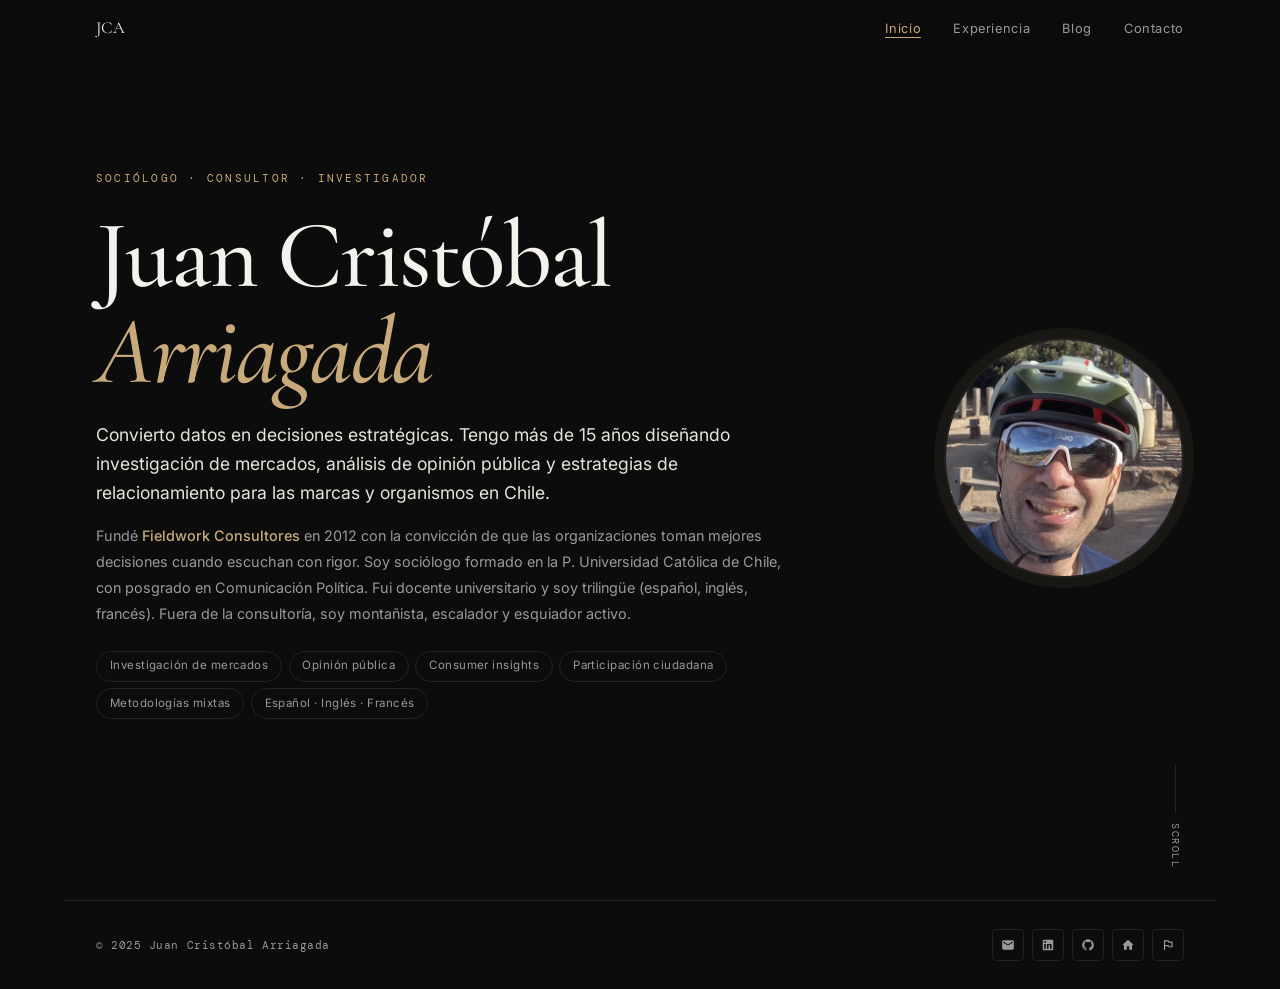
<file: index.html>
<!DOCTYPE html>
<html lang="es">
<head>
  <meta charset="UTF-8" />
  <meta name="viewport" content="width=device-width, initial-scale=1.0" />
  <link rel="preconnect" href="https://fonts.googleapis.com" />
  <link rel="preconnect" href="https://fonts.gstatic.com" crossorigin />
  <link href="https://fonts.googleapis.com/css2?family=Cormorant+Garamond:ital,wght@0,400;0,500;0,600;1,400;1,500&family=Inter:wght@300;400;500;600&family=DM+Mono:wght@400;500&display=swap" rel="stylesheet" />
  <link rel="stylesheet" href="style.css" />
  <title>Juan Cristóbal Arriagada — Consultor Estratégico</title>
  <meta name="description" content="Sociólogo y consultor estratégico especializado en investigación de mercados, opinión pública y comportamiento del consumidor. Santiago, Chile." />
  <style>
    #hero {
      min-height: 100svh;
      padding: 5rem var(--gap) 4rem;
      max-width: var(--max);
      margin: 0 auto;
      display: flex;
      flex-direction: column;
      justify-content: center;
      position: relative;
    }
    .hero-grid {
      display: grid;
      grid-template-columns: 1fr 240px;
      gap: 4rem;
      align-items: center;
    }
    .hero-content { display: flex; flex-direction: column; }
    .hero-label {
      font-family: var(--font-mono);
      font-size: 0.7rem;
      letter-spacing: 0.2em;
      text-transform: uppercase;
      color: var(--accent);
      margin-bottom: 1.25rem;
    }
    .hero-name {
      font-family: var(--font-display);
      font-size: clamp(3rem, 7.5vw, 6.5rem);
      font-weight: 500;
      line-height: 1.0;
      color: var(--white);
      letter-spacing: -0.02em;
      margin-bottom: 1.25rem;
    }
    .hero-name em { font-style: italic; color: var(--accent); }
    .hero-lead {
      font-size: clamp(1rem, 1.8vw, 1.1rem);
      color: var(--text);
      line-height: 1.65;
      max-width: 44rem;
      margin-bottom: 1rem;
    }
    .hero-about {
      font-size: 0.9rem;
      color: var(--muted);
      line-height: 1.8;
      max-width: 44rem;
      margin-bottom: 1.5rem;
    }
    .hero-about strong { color: var(--accent); font-weight: 500; }
    .hero-tags {
      display: flex;
      flex-wrap: wrap;
      gap: 0.4rem;
      margin-bottom: 1.75rem;
    }
    .hero-ctas { display: flex; gap: 1rem; flex-wrap: wrap; }
    .hero-photo-wrap {
      width: 240px;
      height: 240px;
      border-radius: 50%;
      overflow: hidden;
      border: 2px solid var(--border);
      box-shadow: 0 0 0 10px rgba(200,169,122,0.07);
      flex-shrink: 0;
      transition: box-shadow 0.3s;
    }
    .hero-photo-wrap:hover { box-shadow: 0 0 0 12px rgba(200,169,122,0.14); }
    .hero-photo { width: 100%; height: 100%; object-fit: cover; object-position: center top; filter: grayscale(10%); }
    .hero-scroll {
      position: absolute;
      bottom: 2rem; right: var(--gap);
      font-family: var(--font-mono);
      font-size: 0.65rem;
      letter-spacing: 0.15em;
      text-transform: uppercase;
      color: var(--muted);
      writing-mode: vertical-rl;
      display: flex;
      align-items: center;
      gap: 0.6rem;
    }
    .hero-scroll::before {
      content: '';
      display: block;
      width: 1px;
      height: 3rem;
      background: var(--border);
    }
    @media (max-width: 768px) {
      .hero-grid { grid-template-columns: 1fr; gap: 2rem; }
      .hero-photo-wrap { width: 130px; height: 130px; margin: 0 auto; order: -1; }
      .hero-scroll { display: none; }
    }
  </style>
</head>
<body>
  <nav id="nav">
    <div class="nav-inner">
      <a class="nav-logo" href="index.html">JCA</a>
      <ul class="nav-links" id="nav-links">
        <li><a href="index.html" class="active">Inicio</a></li>
        <li><a href="experiencia.html" >Experiencia</a></li>
        <li><a href="blog.html" >Blog</a></li>
        <li><a href="contacto.html" >Contacto</a></li>
      </ul>
      <button class="burger" id="burger" aria-label="Menú">
        <span></span><span></span><span></span>
      </button>
    </div>
  </nav>
  <!-- HERO -->
  <main id="hero">
    <div class="hero-grid">
      <div class="hero-content">
        <p class="hero-label">Sociólogo · Consultor · Investigador</p>
        <h1 class="hero-name">Juan Cristóbal<br/><em>Arriagada</em></h1>
        <p class="hero-lead">
          Convierto datos en decisiones estratégicas. Tengo más de 15 años diseñando
          investigación de mercados, análisis de opinión pública y estrategias
          de relacionamiento para las marcas y organismos en Chile.
        </p>
        <p class="hero-about">
          Fundé <strong>Fieldwork Consultores</strong> en 2012 con la convicción de que las organizaciones
          toman mejores decisiones cuando escuchan con rigor. Soy sociólogo formado en la P. Universidad Católica de Chile,
          con posgrado en Comunicación Política. Fui docente universitario y soy trilingüe
          (español, inglés, francés). Fuera de la consultoría, soy montañista, escalador
          y esquiador activo.
        </p>
        <div class="hero-tags">
          <span class="tag">Investigación de mercados</span>
          <span class="tag">Opinión pública</span>
          <span class="tag">Consumer insights</span>
          <span class="tag">Participación ciudadana</span>
          <span class="tag">Metodologías mixtas</span>
          <span class="tag">Español · Inglés · Francés</span>
        </div>
      </div>
      <div class="hero-photo-wrap">
        <img class="hero-photo" src="[data-uri]" alt="Juan Cristóbal Arriagada" />
      </div>
    </div>
    <span class="hero-scroll">Scroll</span>
  </main>
  <footer>
    <span>© 2025 Juan Cristóbal Arriagada</span>
    <div class="footer-social">
      <!-- Email -->
      <a class="footer-icon" href="mailto:jcarriag@uc.cl" title="Email">
        <svg viewBox="0 0 24 24" xmlns="http://www.w3.org/2000/svg"><path d="M20 4H4a2 2 0 0 0-2 2v12a2 2 0 0 0 2 2h16a2 2 0 0 0 2-2V6a2 2 0 0 0-2-2zm0 4-8 5-8-5V6l8 5 8-5v2z"/></svg>
      </a>
      <!-- LinkedIn -->
      <a class="footer-icon" href="https://linkedin.com/in/jcarriagada/" target="_blank" rel="noopener" title="LinkedIn">
        <svg viewBox="0 0 24 24" xmlns="http://www.w3.org/2000/svg"><path d="M19 3A2 2 0 0 1 21 5V19A2 2 0 0 1 19 21H5A2 2 0 0 1 3 19V5A2 2 0 0 1 5 3H19M18.5 18.5V13.2A3.26 3.26 0 0 0 15.24 9.94C14.39 9.94 13.4 10.46 12.92 11.24V10.13H10.13V18.5H12.92V13.57C12.92 12.8 13.54 12.17 14.31 12.17A1.4 1.4 0 0 1 15.71 13.57V18.5H18.5M6.88 8.56A1.68 1.68 0 0 0 8.56 6.88C8.56 5.95 7.81 5.19 6.88 5.19A1.69 1.69 0 0 0 5.19 6.88C5.19 7.81 5.95 8.56 6.88 8.56M8.27 18.5V10.13H5.5V18.5H8.27Z"/></svg>
      </a>
      <!-- GitHub -->
      <a class="footer-icon" href="https://github.com/jcarriag81" target="_blank" rel="noopener" title="GitHub">
        <svg viewBox="0 0 24 24" xmlns="http://www.w3.org/2000/svg"><path d="M12 2A10 10 0 0 0 2 12c0 4.42 2.87 8.17 6.84 9.5.5.08.66-.23.66-.5v-1.69c-2.77.6-3.36-1.34-3.36-1.34-.46-1.16-1.11-1.47-1.11-1.47-.91-.62.07-.6.07-.6 1 .07 1.53 1.03 1.53 1.03.87 1.52 2.34 1.07 2.91.83.09-.65.35-1.09.63-1.34-2.22-.25-4.55-1.11-4.55-4.92 0-1.11.38-2 1.03-2.71-.1-.25-.45-1.29.1-2.64 0 0 .84-.27 2.75 1.02.79-.22 1.65-.33 2.5-.33.85 0 1.71.11 2.5.33 1.91-1.29 2.75-1.02 2.75-1.02.55 1.35.2 2.39.1 2.64.65.71 1.03 1.6 1.03 2.71 0 3.82-2.34 4.66-4.57 4.91.36.31.69.92.69 1.85V21c0 .27.16.59.67.5C19.14 20.16 22 16.42 22 12A10 10 0 0 0 12 2z"/></svg>
      </a>
      <!-- Fieldwork -->
      <a class="footer-icon" href="https://fieldwork.cl" target="_blank" rel="noopener" title="Fieldwork Consultores">
        <svg viewBox="0 0 24 24" xmlns="http://www.w3.org/2000/svg"><path d="M10 20v-6h4v6h5v-8h3L12 3 2 12h3v8z"/></svg>
      </a>
      <!-- Andeshandbook -->
      <a class="footer-icon" href="https://andeshandbook.org" target="_blank" rel="noopener" title="Andeshandbook">
        <svg viewBox="0 0 24 24" xmlns="http://www.w3.org/2000/svg"><path d="M14 6l-1-2H5v17h2v-7h5l1 2h7V6h-6zm4 8h-4l-1-2H7V6h5l1 2h5v6z"/></svg>
      </a>
    </div>
  </footer>
  <script>
    const nav = document.getElementById('nav');
    window.addEventListener('scroll', () => {
      nav.classList.toggle('scrolled', window.scrollY > 20);
    });
    const burger = document.getElementById('burger');
    const navLinks = document.getElementById('nav-links');
    burger.addEventListener('click', () => navLinks.classList.toggle('open'));
    navLinks.querySelectorAll('a').forEach(l => l.addEventListener('click', () => navLinks.classList.remove('open')));
    const observer = new IntersectionObserver((entries) => {
      entries.forEach(e => { if (e.isIntersecting) { e.target.classList.add('visible'); observer.unobserve(e.target); } });
    }, { threshold: 0.08, rootMargin: '0px 0px -30px 0px' });
    document.querySelectorAll('.reveal').forEach(el => observer.observe(el));
    document.querySelectorAll('.stagger .reveal').forEach((el, i) => { el.style.transitionDelay = i * 70 + 'ms'; });
  </script>
</body>
</html>
</file>
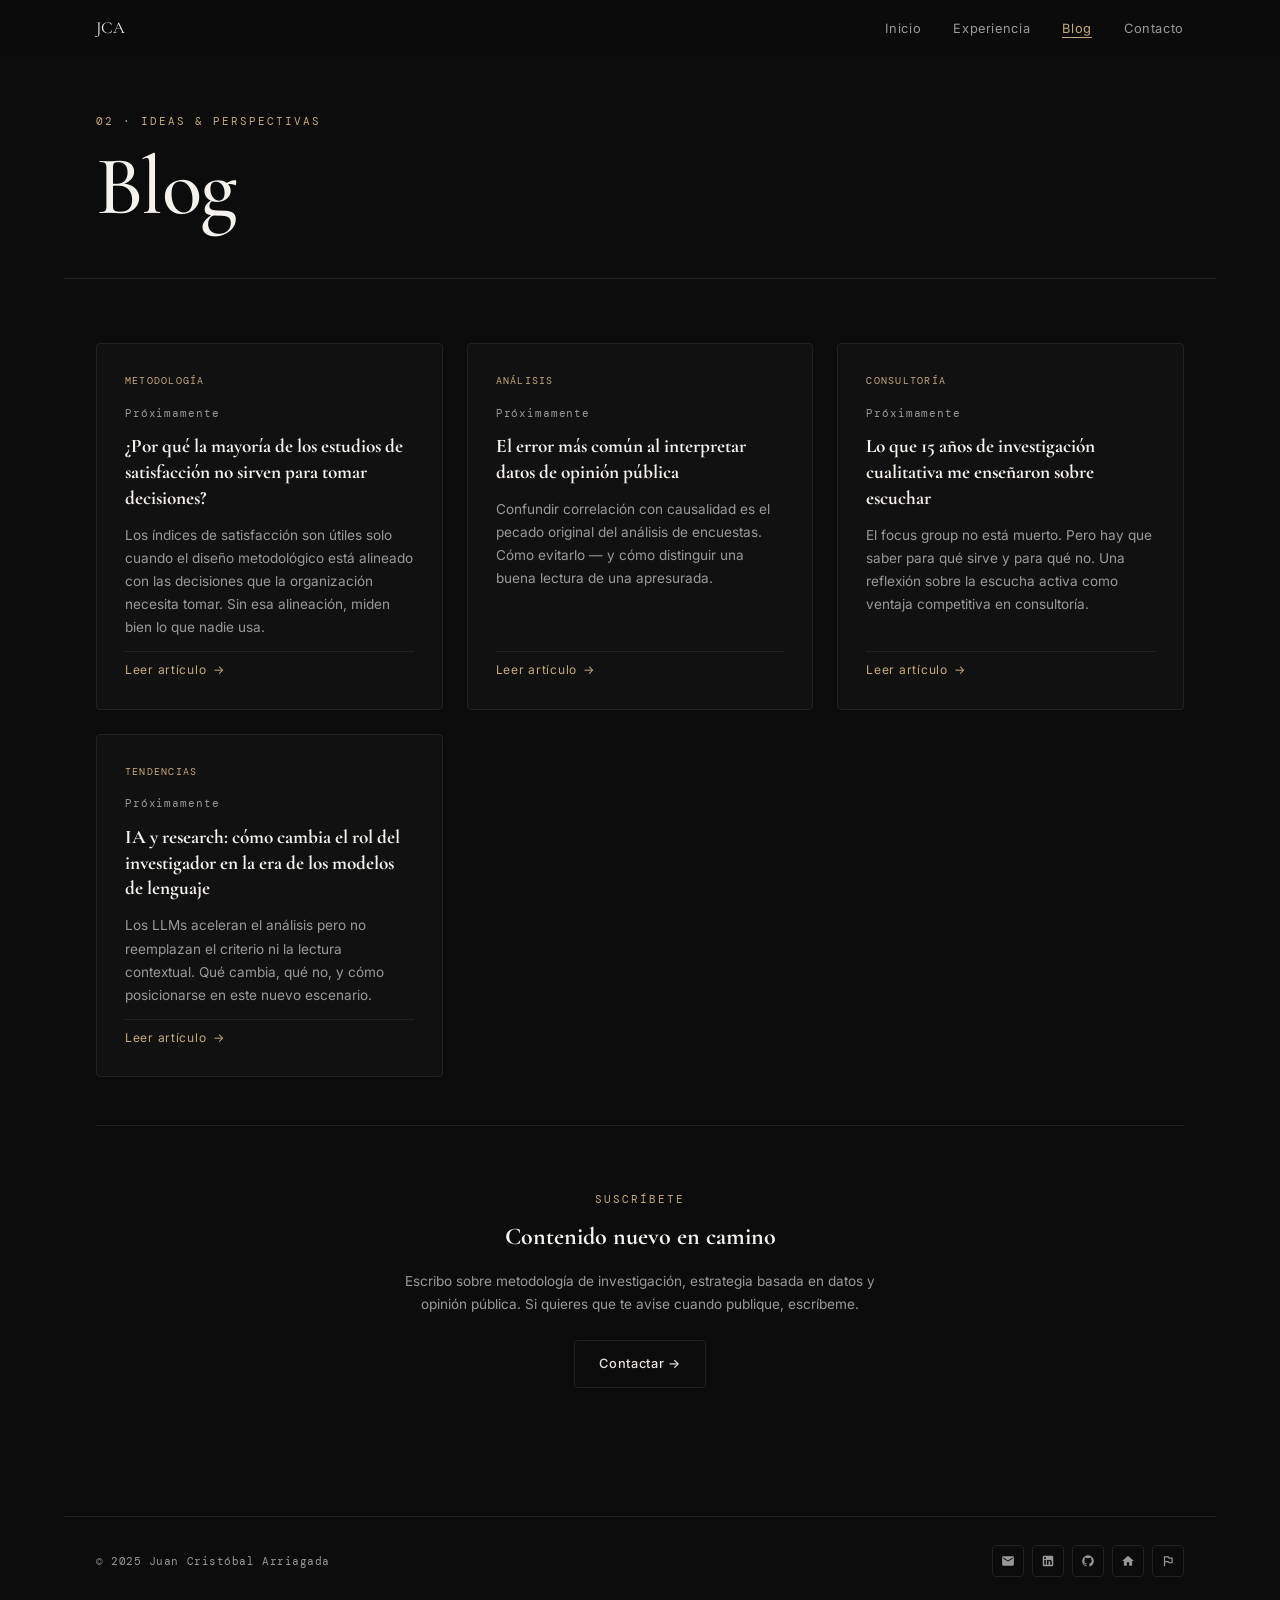
<file: blog.html>
<!DOCTYPE html>
<html lang="es">
<head>
  <meta charset="UTF-8" />
  <meta name="viewport" content="width=device-width, initial-scale=1.0" />
  <link rel="preconnect" href="https://fonts.googleapis.com" />
  <link rel="preconnect" href="https://fonts.gstatic.com" crossorigin />
  <link href="https://fonts.googleapis.com/css2?family=Cormorant+Garamond:ital,wght@0,400;0,500;0,600;1,400;1,500&family=Inter:wght@300;400;500;600&family=DM+Mono:wght@400;500&display=swap" rel="stylesheet" />
  <link rel="stylesheet" href="style.css" />
  <title>Blog — Juan Cristóbal Arriagada</title>
  <meta name="description" content="Ideas y perspectivas sobre investigación de mercados, metodología y estrategia basada en datos." />
  <style>
    .page-section { padding: 4rem 0 6rem; }
    .blog-grid {
      display: grid;
      grid-template-columns: repeat(auto-fill, minmax(20rem, 1fr));
      gap: 1.5rem;
    }
    .blog-card {
      background: var(--bg-1);
      border: 1px solid var(--border);
      border-radius: var(--r);
      padding: 1.75rem;
      display: flex;
      flex-direction: column;
      gap: 0.75rem;
      transition: border-color 0.2s, transform 0.25s var(--ease);
    }
    .blog-card:hover { border-color: var(--accent-dim); transform: translateY(-4px); }
    .blog-date {
      font-family: var(--font-mono);
      font-size: 0.68rem;
      color: var(--muted);
      letter-spacing: 0.08em;
    }
    .blog-category {
      display: inline-block;
      font-family: var(--font-mono);
      font-size: 0.65rem;
      letter-spacing: 0.12em;
      text-transform: uppercase;
      color: var(--accent);
      margin-bottom: 0.1rem;
    }
    .blog-title {
      font-family: var(--font-display);
      font-size: 1.2rem;
      color: var(--white);
      line-height: 1.35;
    }
    .blog-excerpt { font-size: 0.85rem; color: var(--muted); line-height: 1.7; flex: 1; }
    .blog-link {
      font-size: 0.75rem;
      color: var(--accent);
      letter-spacing: 0.06em;
      display: flex;
      align-items: center;
      gap: 0.4rem;
      margin-top: auto;
      padding-top: 0.5rem;
      border-top: 1px solid var(--border);
      transition: gap 0.2s;
    }
    .blog-card:hover .blog-link { gap: 0.75rem; }
    .blog-coming {
      padding: 4rem 0 2rem;
      text-align: center;
      border-top: 1px solid var(--border);
      margin-top: 3rem;
    }
    .blog-coming p {
      font-size: 0.85rem;
      color: var(--muted);
      max-width: 32rem;
      margin: 0.75rem auto 0;
      line-height: 1.7;
    }
    .coming-label {
      font-family: var(--font-mono);
      font-size: 0.7rem;
      letter-spacing: 0.18em;
      text-transform: uppercase;
      color: var(--accent);
      display: block;
      margin-bottom: 0.5rem;
    }
  </style>
</head>
<body>
  <nav id="nav">
    <div class="nav-inner">
      <a class="nav-logo" href="index.html">JCA</a>
      <ul class="nav-links" id="nav-links">
        <li><a href="index.html" >Inicio</a></li>
        <li><a href="experiencia.html" >Experiencia</a></li>
        <li><a href="blog.html" class="active">Blog</a></li>
        <li><a href="contacto.html" >Contacto</a></li>
      </ul>
      <button class="burger" id="burger" aria-label="Menú">
        <span></span><span></span><span></span>
      </button>
    </div>
  </nav>
  <main>
    <div class="page-header reveal">
      <span class="eyebrow">02 · Ideas &amp; perspectivas</span>
      <h1 class="page-title">Blog</h1>
    </div>

    <div class="page-section">
      <div class="container">
        <div class="blog-grid stagger">

          <article class="blog-card reveal">
            <span class="blog-category">Metodología</span>
            <p class="blog-date">Próximamente</p>
            <h2 class="blog-title">¿Por qué la mayoría de los estudios de satisfacción no sirven para tomar decisiones?</h2>
            <p class="blog-excerpt">Los índices de satisfacción son útiles solo cuando el diseño metodológico está alineado con las decisiones que la organización necesita tomar. Sin esa alineación, miden bien lo que nadie usa.</p>
            <span class="blog-link">Leer artículo <span>→</span></span>
          </article>

          <article class="blog-card reveal">
            <span class="blog-category">Análisis</span>
            <p class="blog-date">Próximamente</p>
            <h2 class="blog-title">El error más común al interpretar datos de opinión pública</h2>
            <p class="blog-excerpt">Confundir correlación con causalidad es el pecado original del análisis de encuestas. Cómo evitarlo — y cómo distinguir una buena lectura de una apresurada.</p>
            <span class="blog-link">Leer artículo <span>→</span></span>
          </article>

          <article class="blog-card reveal">
            <span class="blog-category">Consultoría</span>
            <p class="blog-date">Próximamente</p>
            <h2 class="blog-title">Lo que 15 años de investigación cualitativa me enseñaron sobre escuchar</h2>
            <p class="blog-excerpt">El focus group no está muerto. Pero hay que saber para qué sirve y para qué no. Una reflexión sobre la escucha activa como ventaja competitiva en consultoría.</p>
            <span class="blog-link">Leer artículo <span>→</span></span>
          </article>

          <article class="blog-card reveal">
            <span class="blog-category">Tendencias</span>
            <p class="blog-date">Próximamente</p>
            <h2 class="blog-title">IA y research: cómo cambia el rol del investigador en la era de los modelos de lenguaje</h2>
            <p class="blog-excerpt">Los LLMs aceleran el análisis pero no reemplazan el criterio ni la lectura contextual. Qué cambia, qué no, y cómo posicionarse en este nuevo escenario.</p>
            <span class="blog-link">Leer artículo <span>→</span></span>
          </article>

        </div>

        <div class="blog-coming reveal">
          <span class="coming-label">Suscríbete</span>
          <h3 style="font-family: var(--font-display); font-size: 1.5rem; color: var(--white);">Contenido nuevo en camino</h3>
          <p>Escribo sobre metodología de investigación, estrategia basada en datos y opinión pública. Si quieres que te avise cuando publique, escríbeme.</p>
          <a href="contacto.html" class="btn btn-ghost" style="margin-top: 1.5rem; display: inline-flex;">Contactar →</a>
        </div>
      </div>
    </div>
  </main>
  <footer>
    <span>© 2025 Juan Cristóbal Arriagada</span>
    <div class="footer-social">
      <!-- Email -->
      <a class="footer-icon" href="mailto:jcarriag@uc.cl" title="Email">
        <svg viewBox="0 0 24 24" xmlns="http://www.w3.org/2000/svg"><path d="M20 4H4a2 2 0 0 0-2 2v12a2 2 0 0 0 2 2h16a2 2 0 0 0 2-2V6a2 2 0 0 0-2-2zm0 4-8 5-8-5V6l8 5 8-5v2z"/></svg>
      </a>
      <!-- LinkedIn -->
      <a class="footer-icon" href="https://linkedin.com/in/jcarriagada/" target="_blank" rel="noopener" title="LinkedIn">
        <svg viewBox="0 0 24 24" xmlns="http://www.w3.org/2000/svg"><path d="M19 3A2 2 0 0 1 21 5V19A2 2 0 0 1 19 21H5A2 2 0 0 1 3 19V5A2 2 0 0 1 5 3H19M18.5 18.5V13.2A3.26 3.26 0 0 0 15.24 9.94C14.39 9.94 13.4 10.46 12.92 11.24V10.13H10.13V18.5H12.92V13.57C12.92 12.8 13.54 12.17 14.31 12.17A1.4 1.4 0 0 1 15.71 13.57V18.5H18.5M6.88 8.56A1.68 1.68 0 0 0 8.56 6.88C8.56 5.95 7.81 5.19 6.88 5.19A1.69 1.69 0 0 0 5.19 6.88C5.19 7.81 5.95 8.56 6.88 8.56M8.27 18.5V10.13H5.5V18.5H8.27Z"/></svg>
      </a>
      <!-- GitHub -->
      <a class="footer-icon" href="https://github.com/jcarriag81" target="_blank" rel="noopener" title="GitHub">
        <svg viewBox="0 0 24 24" xmlns="http://www.w3.org/2000/svg"><path d="M12 2A10 10 0 0 0 2 12c0 4.42 2.87 8.17 6.84 9.5.5.08.66-.23.66-.5v-1.69c-2.77.6-3.36-1.34-3.36-1.34-.46-1.16-1.11-1.47-1.11-1.47-.91-.62.07-.6.07-.6 1 .07 1.53 1.03 1.53 1.03.87 1.52 2.34 1.07 2.91.83.09-.65.35-1.09.63-1.34-2.22-.25-4.55-1.11-4.55-4.92 0-1.11.38-2 1.03-2.71-.1-.25-.45-1.29.1-2.64 0 0 .84-.27 2.75 1.02.79-.22 1.65-.33 2.5-.33.85 0 1.71.11 2.5.33 1.91-1.29 2.75-1.02 2.75-1.02.55 1.35.2 2.39.1 2.64.65.71 1.03 1.6 1.03 2.71 0 3.82-2.34 4.66-4.57 4.91.36.31.69.92.69 1.85V21c0 .27.16.59.67.5C19.14 20.16 22 16.42 22 12A10 10 0 0 0 12 2z"/></svg>
      </a>
      <!-- Fieldwork -->
      <a class="footer-icon" href="https://fieldwork.cl" target="_blank" rel="noopener" title="Fieldwork Consultores">
        <svg viewBox="0 0 24 24" xmlns="http://www.w3.org/2000/svg"><path d="M10 20v-6h4v6h5v-8h3L12 3 2 12h3v8z"/></svg>
      </a>
      <!-- Andeshandbook -->
      <a class="footer-icon" href="https://andeshandbook.org" target="_blank" rel="noopener" title="Andeshandbook">
        <svg viewBox="0 0 24 24" xmlns="http://www.w3.org/2000/svg"><path d="M14 6l-1-2H5v17h2v-7h5l1 2h7V6h-6zm4 8h-4l-1-2H7V6h5l1 2h5v6z"/></svg>
      </a>
    </div>
  </footer>
  <script>
    const nav = document.getElementById('nav');
    window.addEventListener('scroll', () => nav.classList.toggle('scrolled', window.scrollY > 20));
    const burger = document.getElementById('burger');
    const navLinks = document.getElementById('nav-links');
    burger.addEventListener('click', () => navLinks.classList.toggle('open'));
    navLinks.querySelectorAll('a').forEach(l => l.addEventListener('click', () => navLinks.classList.remove('open')));
    const obs = new IntersectionObserver((entries) => {
      entries.forEach(e => { if (e.isIntersecting) { e.target.classList.add('visible'); obs.unobserve(e.target); } });
    }, { threshold: 0.08, rootMargin: '0px 0px -30px 0px' });
    document.querySelectorAll('.reveal').forEach(el => obs.observe(el));
    document.querySelectorAll('.stagger .reveal').forEach((el, i) => { el.style.transitionDelay = i * 70 + 'ms'; });
  </script>
</body>
</html>
</file>
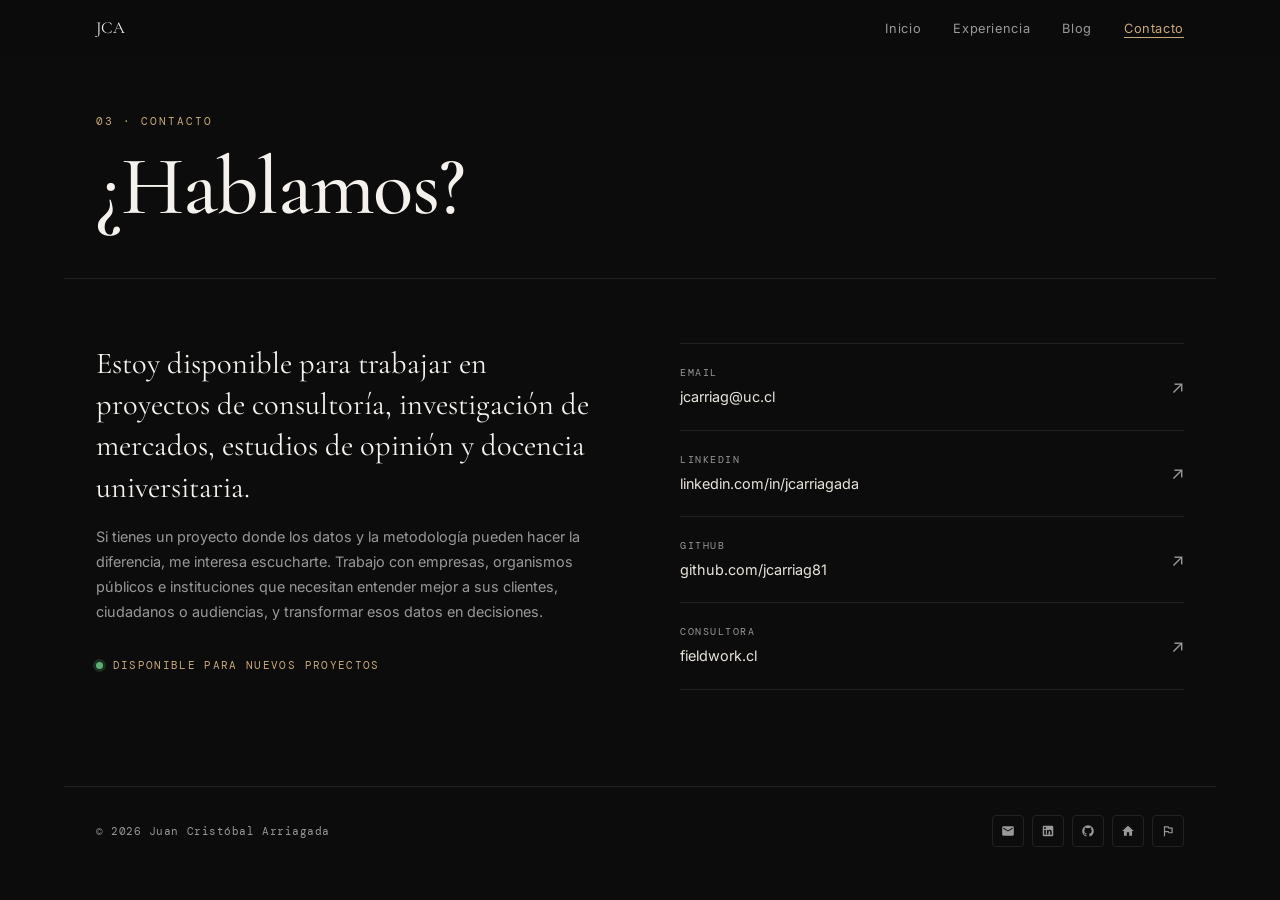
<file: contacto.html>
<!DOCTYPE html>
<html lang="es">
<head>
  <meta charset="UTF-8" />
  <meta name="viewport" content="width=device-width, initial-scale=1.0" />
  <link rel="preconnect" href="https://fonts.googleapis.com" />
  <link rel="preconnect" href="https://fonts.gstatic.com" crossorigin />
  <link href="https://fonts.googleapis.com/css2?family=Cormorant+Garamond:ital,wght@0,400;0,500;0,600;1,400;1,500&family=Inter:wght@300;400;500;600&family=DM+Mono:wght@400;500&display=swap" rel="stylesheet" />
  <link rel="stylesheet" href="style.css" />
  <title>Contacto — Juan Cristóbal Arriagada</title>
  <meta name="description" content="Contacta a Juan Cristóbal Arriagada para proyectos de consultoría, investigación de mercados y docencia." />
  <style>
    .page-section { padding: 4rem 0 6rem; }
    .contact-grid {
      display: grid;
      grid-template-columns: 1fr 1fr;
      gap: 5rem;
      align-items: start;
    }
    .contact-lead {
      font-family: var(--font-display);
      font-size: clamp(1.4rem, 2.5vw, 1.9rem);
      color: var(--white);
      line-height: 1.35;
      margin-bottom: 1rem;
    }
    .contact-sub {
      font-size: 0.9rem;
      color: var(--muted);
      line-height: 1.75;
      margin-bottom: 2rem;
    }
    .availability {
      display: flex;
      align-items: center;
      gap: 0.6rem;
      font-family: var(--font-mono);
      font-size: 0.7rem;
      letter-spacing: 0.12em;
      text-transform: uppercase;
      color: var(--accent);
    }
    .availability::before {
      content: '';
      display: block;
      width: 7px;
      height: 7px;
      border-radius: 50%;
      background: #5DB075;
      box-shadow: 0 0 0 3px rgba(93,176,117,0.2);
      animation: pulse 2s infinite;
    }
    @keyframes pulse {
      0%, 100% { box-shadow: 0 0 0 3px rgba(93,176,117,0.2); }
      50%       { box-shadow: 0 0 0 6px rgba(93,176,117,0.08); }
    }
    .contact-links { display: flex; flex-direction: column; }
    .contact-link {
      display: flex;
      align-items: center;
      justify-content: space-between;
      padding: 1.25rem 0;
      border-bottom: 1px solid var(--border);
      transition: color 0.2s;
      font-size: 0.9rem;
    }
    .contact-link:first-child { border-top: 1px solid var(--border); }
    .cl-left { display: flex; flex-direction: column; }
    .cl-label {
      font-family: var(--font-mono);
      font-size: 0.65rem;
      letter-spacing: 0.15em;
      text-transform: uppercase;
      color: var(--muted);
      margin-bottom: 0.2rem;
    }
    .cl-value { color: var(--text); transition: color 0.2s; }
    .cl-arrow { color: var(--muted); transition: transform 0.2s, color 0.2s; font-size: 1.1rem; }
    .contact-link:hover .cl-value { color: var(--accent); }
    .contact-link:hover .cl-arrow { transform: translate(4px, -4px); color: var(--accent); }
    @media (max-width: 768px) {
      .contact-grid { grid-template-columns: 1fr; gap: 2.5rem; }
    }
  </style>
</head>
<body>
  <nav id="nav">
    <div class="nav-inner">
      <a class="nav-logo" href="index.html">JCA</a>
      <ul class="nav-links" id="nav-links">
        <li><a href="index.html" >Inicio</a></li>
        <li><a href="experiencia.html" >Experiencia</a></li>
        <li><a href="blog.html" >Blog</a></li>
        <li><a href="contacto.html" class="active">Contacto</a></li>
      </ul>
      <button class="burger" id="burger" aria-label="Menú">
        <span></span><span></span><span></span>
      </button>
    </div>
  </nav>
  <main>
    <div class="page-header reveal">
      <span class="eyebrow">03 · Contacto</span>
      <h1 class="page-title">¿Hablamos?</h1>
    </div>

    <div class="page-section">
      <div class="container">
        <div class="contact-grid">

          <div class="reveal">
            <p class="contact-lead">Estoy disponible para trabajar en proyectos de consultoría, investigación de mercados, estudios de opinión y docencia universitaria.</p>
            <p class="contact-sub">
              Si tienes un proyecto donde los datos y la metodología pueden hacer la diferencia,
              me interesa escucharte. Trabajo con empresas, organismos públicos e instituciones
              que necesitan entender mejor a sus clientes, ciudadanos o audiencias, y transformar esos datos en decisiones.
            </p>
            <div class="availability">Disponible para nuevos proyectos</div>
          </div>

          <div class="contact-links reveal">
            <a class="contact-link" href="mailto:jcarriag@uc.cl">
              <div class="cl-left">
                <span class="cl-label">Email</span>
                <span class="cl-value">jcarriag@uc.cl</span>
              </div>
              <span class="cl-arrow">↗</span>
            </a>
            <a class="contact-link" href="https://linkedin.com/in/jcarriagada/" target="_blank" rel="noopener">
              <div class="cl-left">
                <span class="cl-label">LinkedIn</span>
                <span class="cl-value">linkedin.com/in/jcarriagada</span>
              </div>
              <span class="cl-arrow">↗</span>
            </a>
            <a class="contact-link" href="https://github.com/jcarriag81" target="_blank" rel="noopener">
              <div class="cl-left">
                <span class="cl-label">GitHub</span>
                <span class="cl-value">github.com/jcarriag81</span>
              </div>
              <span class="cl-arrow">↗</span>
            </a>
            <a class="contact-link" href="https://fieldwork.cl" target="_blank" rel="noopener">
              <div class="cl-left">
                <span class="cl-label">Consultora</span>
                <span class="cl-value">fieldwork.cl</span>
              </div>
              <span class="cl-arrow">↗</span>
            </a>
          </div>

        </div>
      </div>
    </div>
  </main>
  <footer>
    <span>© 2026 Juan Cristóbal Arriagada</span>
    <div class="footer-social">
      <!-- Email -->
      <a class="footer-icon" href="mailto:jcarriag@uc.cl" title="Email">
        <svg viewBox="0 0 24 24" xmlns="http://www.w3.org/2000/svg"><path d="M20 4H4a2 2 0 0 0-2 2v12a2 2 0 0 0 2 2h16a2 2 0 0 0 2-2V6a2 2 0 0 0-2-2zm0 4-8 5-8-5V6l8 5 8-5v2z"/></svg>
      </a>
      <!-- LinkedIn -->
      <a class="footer-icon" href="https://linkedin.com/in/jcarriagada/" target="_blank" rel="noopener" title="LinkedIn">
        <svg viewBox="0 0 24 24" xmlns="http://www.w3.org/2000/svg"><path d="M19 3A2 2 0 0 1 21 5V19A2 2 0 0 1 19 21H5A2 2 0 0 1 3 19V5A2 2 0 0 1 5 3H19M18.5 18.5V13.2A3.26 3.26 0 0 0 15.24 9.94C14.39 9.94 13.4 10.46 12.92 11.24V10.13H10.13V18.5H12.92V13.57C12.92 12.8 13.54 12.17 14.31 12.17A1.4 1.4 0 0 1 15.71 13.57V18.5H18.5M6.88 8.56A1.68 1.68 0 0 0 8.56 6.88C8.56 5.95 7.81 5.19 6.88 5.19A1.69 1.69 0 0 0 5.19 6.88C5.19 7.81 5.95 8.56 6.88 8.56M8.27 18.5V10.13H5.5V18.5H8.27Z"/></svg>
      </a>
      <!-- GitHub -->
      <a class="footer-icon" href="https://github.com/jcarriag81" target="_blank" rel="noopener" title="GitHub">
        <svg viewBox="0 0 24 24" xmlns="http://www.w3.org/2000/svg"><path d="M12 2A10 10 0 0 0 2 12c0 4.42 2.87 8.17 6.84 9.5.5.08.66-.23.66-.5v-1.69c-2.77.6-3.36-1.34-3.36-1.34-.46-1.16-1.11-1.47-1.11-1.47-.91-.62.07-.6.07-.6 1 .07 1.53 1.03 1.53 1.03.87 1.52 2.34 1.07 2.91.83.09-.65.35-1.09.63-1.34-2.22-.25-4.55-1.11-4.55-4.92 0-1.11.38-2 1.03-2.71-.1-.25-.45-1.29.1-2.64 0 0 .84-.27 2.75 1.02.79-.22 1.65-.33 2.5-.33.85 0 1.71.11 2.5.33 1.91-1.29 2.75-1.02 2.75-1.02.55 1.35.2 2.39.1 2.64.65.71 1.03 1.6 1.03 2.71 0 3.82-2.34 4.66-4.57 4.91.36.31.69.92.69 1.85V21c0 .27.16.59.67.5C19.14 20.16 22 16.42 22 12A10 10 0 0 0 12 2z"/></svg>
      </a>
      <!-- Fieldwork -->
      <a class="footer-icon" href="https://fieldwork.cl" target="_blank" rel="noopener" title="Fieldwork Consultores">
        <svg viewBox="0 0 24 24" xmlns="http://www.w3.org/2000/svg"><path d="M10 20v-6h4v6h5v-8h3L12 3 2 12h3v8z"/></svg>
      </a>
      <!-- Andeshandbook -->
      <a class="footer-icon" href="https://andeshandbook.org" target="_blank" rel="noopener" title="Andeshandbook">
        <svg viewBox="0 0 24 24" xmlns="http://www.w3.org/2000/svg"><path d="M14 6l-1-2H5v17h2v-7h5l1 2h7V6h-6zm4 8h-4l-1-2H7V6h5l1 2h5v6z"/></svg>
      </a>
    </div>
  </footer>
  <script>
    const nav = document.getElementById('nav');
    window.addEventListener('scroll', () => nav.classList.toggle('scrolled', window.scrollY > 20));
    const burger = document.getElementById('burger');
    const navLinks = document.getElementById('nav-links');
    burger.addEventListener('click', () => navLinks.classList.toggle('open'));
    navLinks.querySelectorAll('a').forEach(l => l.addEventListener('click', () => navLinks.classList.remove('open')));
    const obs = new IntersectionObserver((entries) => {
      entries.forEach(e => { if (e.isIntersecting) { e.target.classList.add('visible'); obs.unobserve(e.target); } });
    }, { threshold: 0.08, rootMargin: '0px 0px -30px 0px' });
    document.querySelectorAll('.reveal').forEach(el => obs.observe(el));
    document.querySelectorAll('.stagger .reveal').forEach((el, i) => { el.style.transitionDelay = i * 70 + 'ms'; });
  </script>
</body>
</html>
</file>
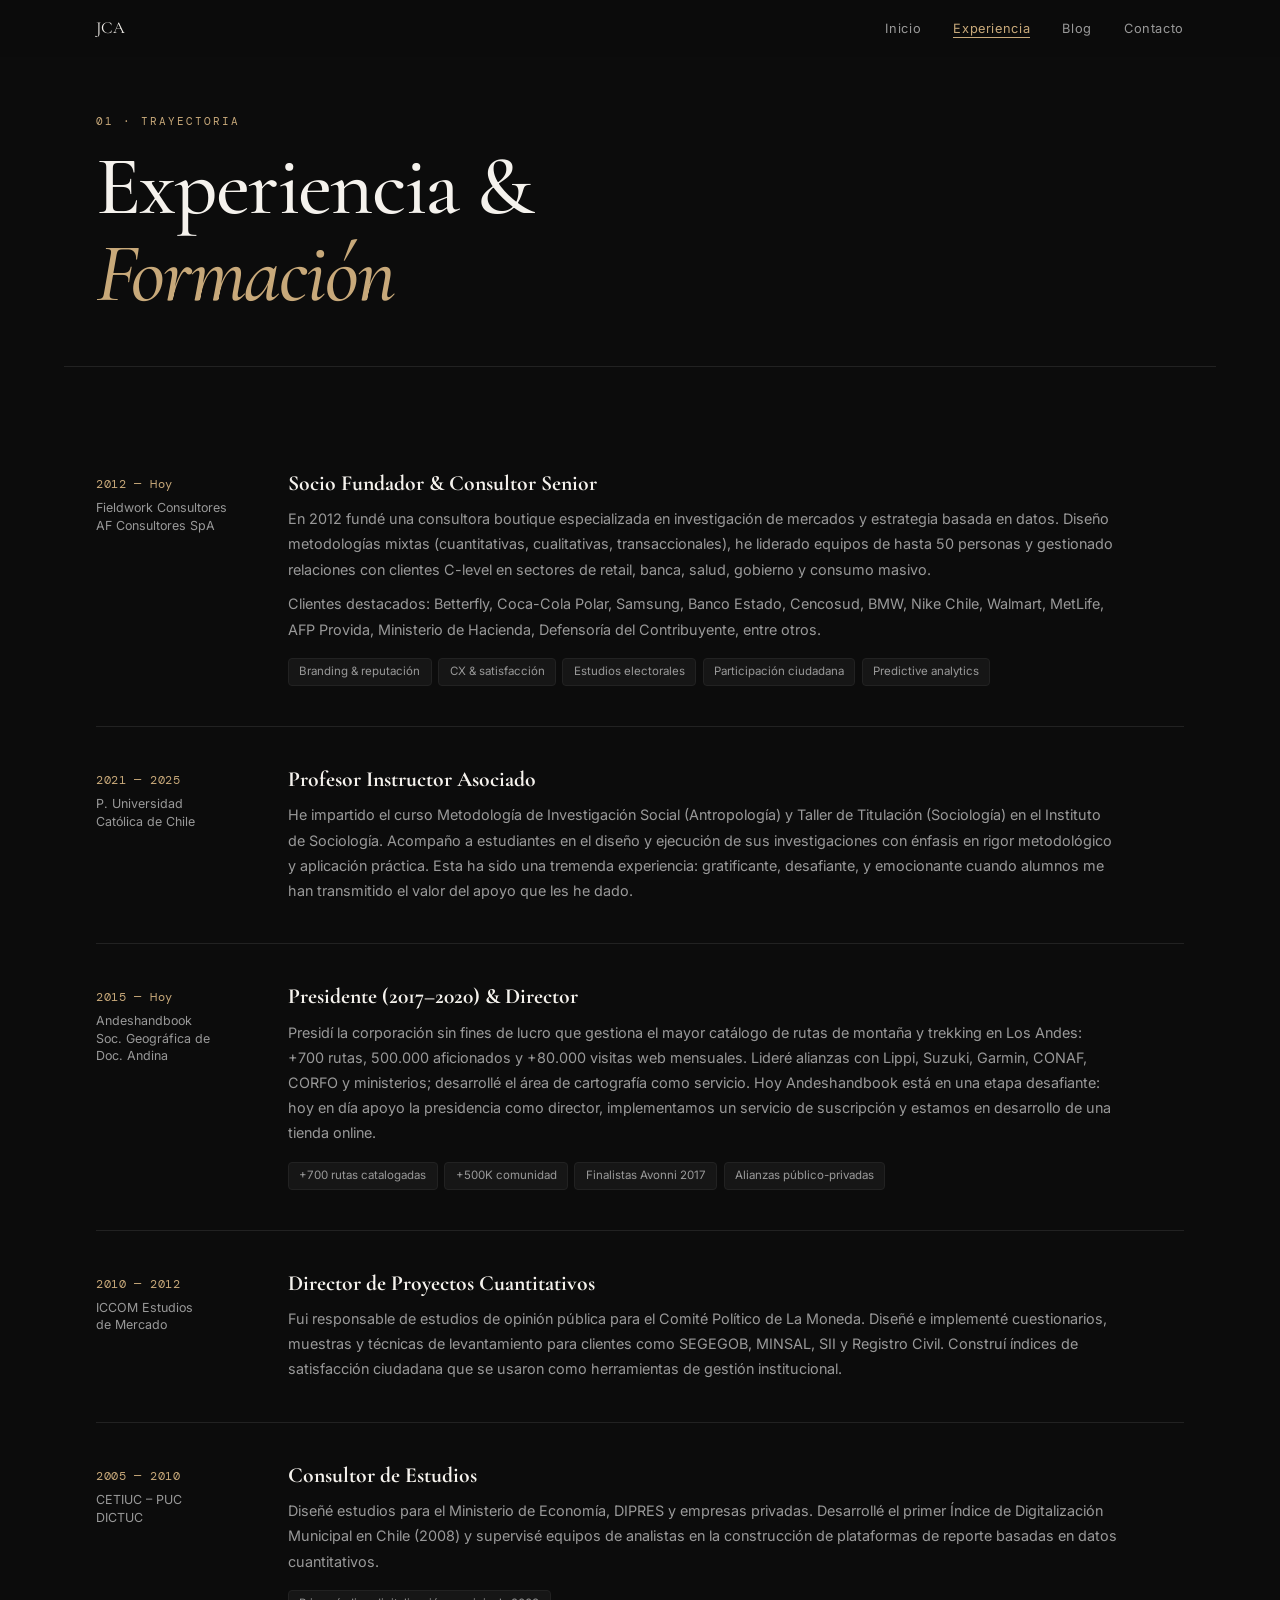
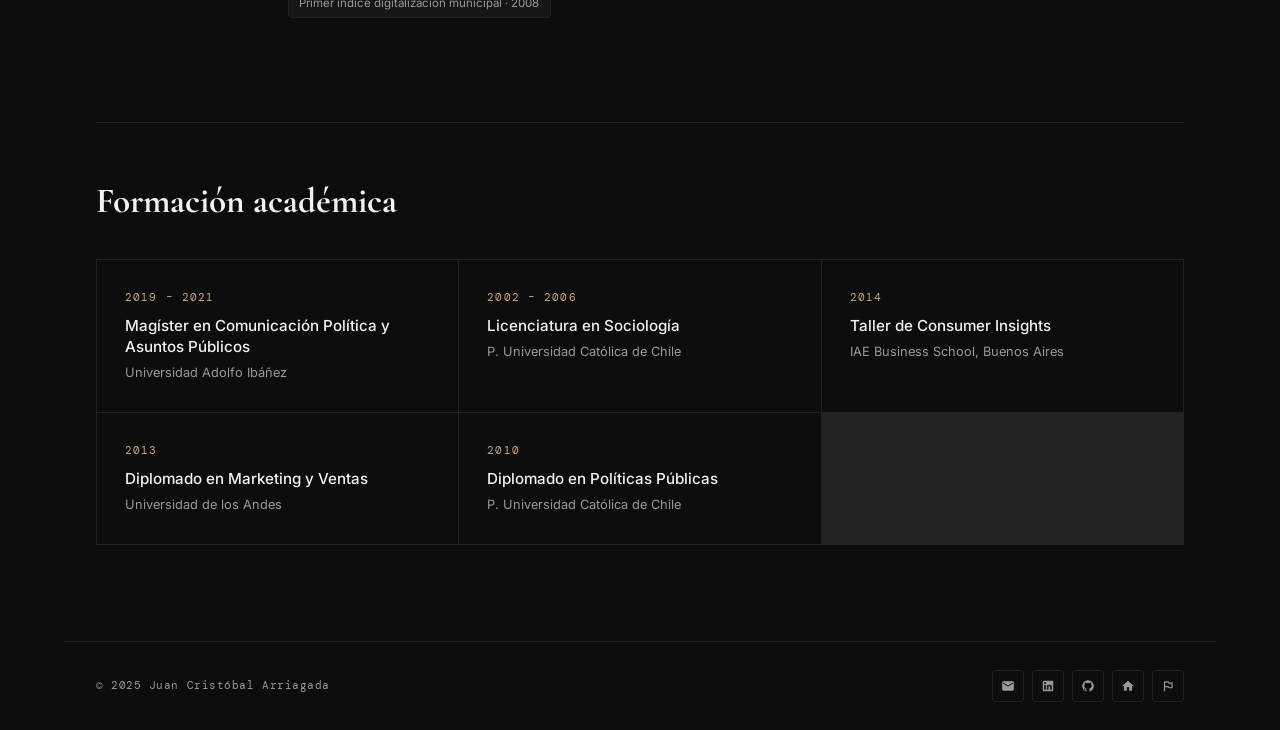
<file: experiencia.html>
<!DOCTYPE html>
<html lang="es">
<head>
  <meta charset="UTF-8" />
  <meta name="viewport" content="width=device-width, initial-scale=1.0" />
  <link rel="preconnect" href="https://fonts.googleapis.com" />
  <link rel="preconnect" href="https://fonts.gstatic.com" crossorigin />
  <link href="https://fonts.googleapis.com/css2?family=Cormorant+Garamond:ital,wght@0,400;0,500;0,600;1,400;1,500&family=Inter:wght@300;400;500;600&family=DM+Mono:wght@400;500&display=swap" rel="stylesheet" />
  <link rel="stylesheet" href="style.css" />
  <title>Experiencia — Juan Cristóbal Arriagada</title>
  <meta name="description" content="Trayectoria profesional y formación académica de Juan Cristóbal Arriagada." />
  <style>
    .page-section { padding: 4rem 0 6rem; }
    .exp-list { display: flex; flex-direction: column; }
    .exp-item {
      display: grid;
      grid-template-columns: 10rem 1fr;
      gap: 2rem;
      padding: 2.5rem 0;
      border-bottom: 1px solid var(--border);
    }
    .exp-item:last-child { border-bottom: none; }
    .exp-period {
      font-family: var(--font-mono);
      font-size: 0.72rem;
      color: var(--accent);
      letter-spacing: 0.06em;
      white-space: nowrap;
      padding-top: 0.25rem;
    }
    .exp-org { font-size: 0.78rem; color: var(--muted); margin-top: 0.3rem; line-height: 1.4; }
    .exp-role {
      font-family: var(--font-display);
      font-size: 1.35rem;
      color: var(--white);
      margin-bottom: 0.6rem;
      line-height: 1.2;
    }
    .exp-desc { font-size: 0.9rem; color: var(--muted); line-height: 1.75; max-width: 52rem; }
    .exp-desc + .exp-desc { margin-top: 0.6rem; }
    .exp-highlights { margin-top: 1rem; display: flex; flex-wrap: wrap; gap: 0.4rem; }
    .exp-highlight {
      background: var(--bg-2);
      border: 1px solid var(--border);
      border-radius: var(--r);
      padding: 0.2rem 0.65rem;
      font-size: 0.72rem;
      color: var(--muted);
    }
    .edu-divider { margin: 4rem 0 3rem; border: none; border-top: 1px solid var(--border); }
    .edu-sub-title {
      font-family: var(--font-display);
      font-size: clamp(1.6rem, 3vw, 2.2rem);
      color: var(--white);
      margin-bottom: 1.75rem;
    }
    .edu-grid {
      display: grid;
      grid-template-columns: repeat(auto-fill, minmax(21rem, 1fr));
      gap: 1px;
      background: var(--border);
      border: 1px solid var(--border);
    }
    .edu-item { background: var(--bg); padding: 1.75rem; transition: background 0.2s; }
    .edu-item:hover { background: var(--bg-1); }
    .edu-year {
      font-family: var(--font-mono);
      font-size: 0.7rem;
      color: var(--accent);
      letter-spacing: 0.1em;
      margin-bottom: 0.5rem;
    }
    .edu-title { font-size: 0.95rem; font-weight: 500; color: var(--white); line-height: 1.4; margin-bottom: 0.3rem; }
    .edu-inst { font-size: 0.8rem; color: var(--muted); }
    @media (max-width: 768px) {
      .exp-item { grid-template-columns: 1fr; gap: 0.4rem; }
    }
  </style>
</head>
<body>
  <nav id="nav">
    <div class="nav-inner">
      <a class="nav-logo" href="index.html">JCA</a>
      <ul class="nav-links" id="nav-links">
        <li><a href="index.html">Inicio</a></li>
        <li><a href="experiencia.html" class="active">Experiencia</a></li>
        <li><a href="blog.html">Blog</a></li>
        <li><a href="contacto.html">Contacto</a></li>
      </ul>
      <button class="burger" id="burger" aria-label="Menú">
        <span></span><span></span><span></span>
      </button>
    </div>
  </nav>

  <main>
    <div class="page-header reveal">
      <span class="eyebrow">01 · Trayectoria</span>
      <h1 class="page-title">Experiencia &amp;<br/><em>Formación</em></h1>
    </div>

    <div class="page-section">
      <div class="container">
        <div class="exp-list stagger">

          <!-- Fieldwork -->
          <div class="exp-item reveal">
            <div class="exp-meta">
              <p class="exp-period">2012 — Hoy</p>
              <p class="exp-org">Fieldwork Consultores<br/>AF Consultores SpA</p>
            </div>
            <div class="exp-body">
              <h3 class="exp-role">Socio Fundador &amp; Consultor Senior</h3>
              <p class="exp-desc">En 2012 fundé una consultora boutique especializada en investigación de mercados y estrategia basada en datos. Diseño metodologías mixtas (cuantitativas, cualitativas, transaccionales), he liderado equipos de hasta 50 personas y gestionado relaciones con clientes C-level en sectores de retail, banca, salud, gobierno y consumo masivo.</p>
              <p class="exp-desc">Clientes destacados: Betterfly, Coca-Cola Polar, Samsung, Banco Estado, Cencosud, BMW, Nike Chile, Walmart, MetLife, AFP Provida, Ministerio de Hacienda, Defensoría del Contribuyente, entre otros.</p>
              <div class="exp-highlights">
                <span class="exp-highlight">Branding &amp; reputación</span>
                <span class="exp-highlight">CX &amp; satisfacción</span>
                <span class="exp-highlight">Estudios electorales</span>
                <span class="exp-highlight">Participación ciudadana</span>
                <span class="exp-highlight">Predictive analytics</span>
              </div>
            </div>
          </div>

          <!-- PUC -->
          <div class="exp-item reveal">
            <div class="exp-meta">
              <p class="exp-period">2021 — 2025</p>
              <p class="exp-org">P. Universidad<br/>Católica de Chile</p>
            </div>
            <div class="exp-body">
              <h3 class="exp-role">Profesor Instructor Asociado</h3>
              <p class="exp-desc">He impartido el curso Metodología de Investigación Social (Antropología) y Taller de Titulación (Sociología) en el Instituto de Sociología. Acompaño a estudiantes en el diseño y ejecución de sus investigaciones con énfasis en rigor metodológico y aplicación práctica. Esta ha sido una tremenda experiencia: gratificante, desafiante, y emocionante cuando alumnos me han transmitido el valor del apoyo que les he dado.</p>
            </div>
          </div>

          <!-- Andeshandbook -->
          <div class="exp-item reveal">
            <div class="exp-meta">
              <p class="exp-period">2015 — Hoy</p>
              <p class="exp-org">Andeshandbook<br/>Soc. Geográfica de<br/>Doc. Andina</p>
            </div>
            <div class="exp-body">
              <h3 class="exp-role">Presidente (2017–2020) &amp; Director</h3>
              <p class="exp-desc">Presidí la corporación sin fines de lucro que gestiona el mayor catálogo de rutas de montaña y trekking en Los Andes: +700 rutas, 500.000 aficionados y +80.000 visitas web mensuales. Lideré alianzas con Lippi, Suzuki, Garmin, CONAF, CORFO y ministerios; desarrollé el área de cartografía como servicio. Hoy Andeshandbook está en una etapa desafiante: hoy en día apoyo la presidencia como director, implementamos un servicio de suscripción y estamos en desarrollo de una tienda online.</p>
              <div class="exp-highlights">
                <span class="exp-highlight">+700 rutas catalogadas</span>
                <span class="exp-highlight">+500K comunidad</span>
                <span class="exp-highlight">Finalistas Avonni 2017</span>
                <span class="exp-highlight">Alianzas público-privadas</span>
              </div>
            </div>
          </div>

          <!-- ICCOM -->
          <div class="exp-item reveal">
            <div class="exp-meta">
              <p class="exp-period">2010 — 2012</p>
              <p class="exp-org">ICCOM Estudios<br/>de Mercado</p>
            </div>
            <div class="exp-body">
              <h3 class="exp-role">Director de Proyectos Cuantitativos</h3>
              <p class="exp-desc">Fui responsable de estudios de opinión pública para el Comité Político de La Moneda. Diseñé e implementé cuestionarios, muestras y técnicas de levantamiento para clientes como SEGEGOB, MINSAL, SII y Registro Civil. Construí índices de satisfacción ciudadana que se usaron como herramientas de gestión institucional.</p>
            </div>
          </div>

          <!-- CETIUC -->
          <div class="exp-item reveal">
            <div class="exp-meta">
              <p class="exp-period">2005 — 2010</p>
              <p class="exp-org">CETIUC – PUC<br/>DICTUC</p>
            </div>
            <div class="exp-body">
              <h3 class="exp-role">Consultor de Estudios</h3>
              <p class="exp-desc">Diseñé estudios para el Ministerio de Economía, DIPRES y empresas privadas. Desarrollé el primer Índice de Digitalización Municipal en Chile (2008) y supervisé equipos de analistas en la construcción de plataformas de reporte basadas en datos cuantitativos.</p>
              <div class="exp-highlights">
                <span class="exp-highlight">Primer índice digitalización municipal · 2008</span>
              </div>
            </div>
          </div>

        </div><!-- /exp-list -->

        <!-- FORMACIÓN -->
        <hr class="edu-divider" />
        <h2 class="edu-sub-title reveal">Formación académica</h2>
        <div class="edu-grid stagger">
          <div class="edu-item reveal">
            <p class="edu-year">2019 – 2021</p>
            <p class="edu-title">Magíster en Comunicación Política y Asuntos Públicos</p>
            <p class="edu-inst">Universidad Adolfo Ibáñez</p>
          </div>
          <div class="edu-item reveal">
            <p class="edu-year">2002 – 2006</p>
            <p class="edu-title">Licenciatura en Sociología</p>
            <p class="edu-inst">P. Universidad Católica de Chile</p>
          </div>
          <div class="edu-item reveal">
            <p class="edu-year">2014</p>
            <p class="edu-title">Taller de Consumer Insights</p>
            <p class="edu-inst">IAE Business School, Buenos Aires</p>
          </div>
          <div class="edu-item reveal">
            <p class="edu-year">2013</p>
            <p class="edu-title">Diplomado en Marketing y Ventas</p>
            <p class="edu-inst">Universidad de los Andes</p>
          </div>
          <div class="edu-item reveal">
            <p class="edu-year">2010</p>
            <p class="edu-title">Diplomado en Políticas Públicas</p>
            <p class="edu-inst">P. Universidad Católica de Chile</p>
          </div>
        </div>

      </div>
    </div>
  </main>

  <footer>
    <span>© 2025 Juan Cristóbal Arriagada</span>
    <div class="footer-social">
      <a class="footer-icon" href="mailto:jcarriag@uc.cl" title="Email">
        <svg viewBox="0 0 24 24" xmlns="http://www.w3.org/2000/svg"><path d="M20 4H4a2 2 0 0 0-2 2v12a2 2 0 0 0 2 2h16a2 2 0 0 0 2-2V6a2 2 0 0 0-2-2zm0 4-8 5-8-5V6l8 5 8-5v2z"/></svg>
      </a>
      <a class="footer-icon" href="https://linkedin.com/in/jcarriagada/" target="_blank" rel="noopener" title="LinkedIn">
        <svg viewBox="0 0 24 24" xmlns="http://www.w3.org/2000/svg"><path d="M19 3A2 2 0 0 1 21 5V19A2 2 0 0 1 19 21H5A2 2 0 0 1 3 19V5A2 2 0 0 1 5 3H19M18.5 18.5V13.2A3.26 3.26 0 0 0 15.24 9.94C14.39 9.94 13.4 10.46 12.92 11.24V10.13H10.13V18.5H12.92V13.57C12.92 12.8 13.54 12.17 14.31 12.17A1.4 1.4 0 0 1 15.71 13.57V18.5H18.5M6.88 8.56A1.68 1.68 0 0 0 8.56 6.88C8.56 5.95 7.81 5.19 6.88 5.19A1.69 1.69 0 0 0 5.19 6.88C5.19 7.81 5.95 8.56 6.88 8.56M8.27 18.5V10.13H5.5V18.5H8.27Z"/></svg>
      </a>
      <a class="footer-icon" href="https://github.com/jcarriag81" target="_blank" rel="noopener" title="GitHub">
        <svg viewBox="0 0 24 24" xmlns="http://www.w3.org/2000/svg"><path d="M12 2A10 10 0 0 0 2 12c0 4.42 2.87 8.17 6.84 9.5.5.08.66-.23.66-.5v-1.69c-2.77.6-3.36-1.34-3.36-1.34-.46-1.16-1.11-1.47-1.11-1.47-.91-.62.07-.6.07-.6 1 .07 1.53 1.03 1.53 1.03.87 1.52 2.34 1.07 2.91.83.09-.65.35-1.09.63-1.34-2.22-.25-4.55-1.11-4.55-4.92 0-1.11.38-2 1.03-2.71-.1-.25-.45-1.29.1-2.64 0 0 .84-.27 2.75 1.02.79-.22 1.65-.33 2.5-.33.85 0 1.71.11 2.5.33 1.91-1.29 2.75-1.02 2.75-1.02.55 1.35.2 2.39.1 2.64.65.71 1.03 1.6 1.03 2.71 0 3.82-2.34 4.66-4.57 4.91.36.31.69.92.69 1.85V21c0 .27.16.59.67.5C19.14 20.16 22 16.42 22 12A10 10 0 0 0 12 2z"/></svg>
      </a>
      <a class="footer-icon" href="https://fieldwork.cl" target="_blank" rel="noopener" title="Fieldwork Consultores">
        <svg viewBox="0 0 24 24" xmlns="http://www.w3.org/2000/svg"><path d="M10 20v-6h4v6h5v-8h3L12 3 2 12h3v8z"/></svg>
      </a>
      <a class="footer-icon" href="https://andeshandbook.org" target="_blank" rel="noopener" title="Andeshandbook">
        <svg viewBox="0 0 24 24" xmlns="http://www.w3.org/2000/svg"><path d="M14 6l-1-2H5v17h2v-7h5l1 2h7V6h-6zm4 8h-4l-1-2H7V6h5l1 2h5v6z"/></svg>
      </a>
    </div>
  </footer>

  <script>
    const nav = document.getElementById('nav');
    window.addEventListener('scroll', () => nav.classList.toggle('scrolled', window.scrollY > 20));
    const burger = document.getElementById('burger');
    const navLinks = document.getElementById('nav-links');
    burger.addEventListener('click', () => navLinks.classList.toggle('open'));
    navLinks.querySelectorAll('a').forEach(l => l.addEventListener('click', () => navLinks.classList.remove('open')));
    const obs = new IntersectionObserver((entries) => {
      entries.forEach(e => { if (e.isIntersecting) { e.target.classList.add('visible'); obs.unobserve(e.target); } });
    }, { threshold: 0.08, rootMargin: '0px 0px -30px 0px' });
    document.querySelectorAll('.reveal').forEach(el => obs.observe(el));
    document.querySelectorAll('.stagger .reveal').forEach((el, i) => { el.style.transitionDelay = i * 70 + 'ms'; });
  </script>
</body>
</html>
</file>
<file: style.css>
/* ─── TOKENS ─────────────────────────────────────────────── */
:root {
  --bg:        #0C0C0C;
  --bg-1:      #111111;
  --bg-2:      #161616;
  --border:    #222222;
  --text:      #E8E4DC;
  --muted:     #999999;
  --accent:    #C8A97A;
  --accent-dim:#7A6040;
  --white:     #F5F2ED;
  --font-display: 'Cormorant Garamond', Georgia, serif;
  --font-body:    'Inter', system-ui, sans-serif;
  --font-mono:    'DM Mono', monospace;
  --max:   72rem;
  --gap:   2rem;
  --r:     0.25rem;
  --ease: cubic-bezier(0.16, 1, 0.3, 1);
}

/* ─── RESET ──────────────────────────────────────────────── */
*, *::before, *::after { box-sizing: border-box; margin: 0; padding: 0; }
html { scroll-behavior: smooth; }
body {
  background: var(--bg);
  color: var(--text);
  font-family: var(--font-body);
  font-size: 1rem;
  line-height: 1.7;
  -webkit-font-smoothing: antialiased;
}
a { color: inherit; text-decoration: none; }
img { display: block; max-width: 100%; }

/* ─── UTILITIES ──────────────────────────────────────────── */
.container { max-width: var(--max); margin: 0 auto; padding: 0 var(--gap); }
.eyebrow {
  font-family: var(--font-mono);
  font-size: 0.7rem;
  letter-spacing: 0.18em;
  text-transform: uppercase;
  color: var(--accent);
}
.reveal {
  opacity: 0;
  transform: translateY(20px);
  transition: opacity 0.7s var(--ease), transform 0.7s var(--ease);
}
.reveal.visible { opacity: 1; transform: none; }
.tag {
  padding: 0.3rem 0.8rem;
  border: 1px solid var(--border);
  border-radius: 999px;
  font-size: 0.72rem;
  letter-spacing: 0.04em;
  color: var(--muted);
  transition: border-color 0.2s, color 0.2s;
}
.tag:hover { border-color: var(--accent); color: var(--accent); }

/* ─── NAV ────────────────────────────────────────────────── */
nav {
  position: fixed;
  top: 0; left: 0; right: 0;
  z-index: 100;
  background: rgba(12,12,12,0.88);
  backdrop-filter: blur(16px);
  -webkit-backdrop-filter: blur(16px);
  border-bottom: 1px solid transparent;
  transition: border-color 0.3s;
}
nav.scrolled { border-color: var(--border); }
.nav-inner {
  max-width: var(--max);
  margin: 0 auto;
  padding: 0 var(--gap);
  height: 3.5rem;
  display: flex;
  align-items: center;
  justify-content: space-between;
}
.nav-logo {
  font-family: var(--font-display);
  font-size: 1.05rem;
  color: var(--white);
  letter-spacing: 0.01em;
}
.nav-links {
  display: flex;
  gap: 2rem;
  list-style: none;
}
.nav-links a {
  font-size: 0.8rem;
  letter-spacing: 0.05em;
  color: var(--muted);
  transition: color 0.2s;
  position: relative;
}
.nav-links a:hover { color: var(--text); }
.nav-links a.active {
  color: var(--accent);
}
.nav-links a.active::after {
  content: '';
  position: absolute;
  bottom: -2px;
  left: 0; right: 0;
  height: 1px;
  background: var(--accent);
}
.burger {
  display: none;
  flex-direction: column;
  gap: 5px;
  cursor: pointer;
  background: none;
  border: none;
  padding: 4px;
}
.burger span {
  display: block;
  width: 22px;
  height: 1.5px;
  background: var(--text);
  transition: all 0.3s;
}

/* ─── PAGE HEADER (páginas internas) ────────────────────── */
.page-header {
  padding: 7rem var(--gap) 3rem;
  max-width: var(--max);
  margin: 0 auto;
  border-bottom: 1px solid var(--border);
}
.page-header .eyebrow { display: block; margin-bottom: 0.75rem; }
.page-title {
  font-family: var(--font-display);
  font-size: clamp(2.8rem, 6.5vw, 5.5rem);
  font-weight: 500;
  color: var(--white);
  line-height: 1.05;
  letter-spacing: -0.02em;
}
.page-title em { font-style: italic; color: var(--accent); }

/* ─── SECTION BASE ───────────────────────────────────────── */
.page-section {
  padding: 5rem 0;
}
.section-header {
  display: flex;
  align-items: baseline;
  gap: 1.5rem;
  margin-bottom: 3rem;
}
.section-title {
  font-family: var(--font-display);
  font-size: clamp(1.8rem, 3vw, 2.5rem);
  color: var(--white);
  line-height: 1.1;
}

/* ─── BTNS ───────────────────────────────────────────────── */
.btn {
  display: inline-flex;
  align-items: center;
  gap: 0.5rem;
  padding: 0.75rem 1.5rem;
  font-family: var(--font-body);
  font-size: 0.8rem;
  font-weight: 500;
  letter-spacing: 0.05em;
  border-radius: var(--r);
  transition: all 0.2s;
  cursor: pointer;
  border: none;
}
.btn-primary { background: var(--accent); color: #0C0C0C; }
.btn-primary:hover { background: #D4B588; }
.btn-ghost { background: transparent; color: var(--text); border: 1px solid var(--border); }
.btn-ghost:hover { border-color: var(--accent); color: var(--accent); }


/* ─── FOOTER SOCIAL ICONS ──────────────────────────────── */
footer {
  border-top: 1px solid var(--border);
  padding: 1.75rem var(--gap);
  display: flex;
  justify-content: space-between;
  align-items: center;
  max-width: var(--max);
  margin: 0 auto;
  font-family: var(--font-mono);
  font-size: 0.68rem;
  color: var(--muted);
  letter-spacing: 0.05em;
}
.footer-social {
  display: flex;
  align-items: center;
  gap: 0.5rem;
}
.footer-icon {
  display: flex;
  align-items: center;
  justify-content: center;
  width: 32px;
  height: 32px;
  border: 1px solid var(--border);
  border-radius: var(--r);
  color: var(--muted);
  transition: border-color 0.2s, color 0.2s;
}
.footer-icon:hover { border-color: var(--accent); color: var(--accent); }
.footer-icon svg { width: 14px; height: 14px; fill: currentColor; }



/* ─── MOBILE ─────────────────────────────────────────────── */
@media (max-width: 768px) {
  :root { --gap: 1.25rem; }
  .nav-links { display: none; }
  .nav-links.open {
    display: flex;
    flex-direction: column;
    gap: 0;
    position: fixed;
    top: 3.5rem; left: 0; right: 0;
    background: var(--bg);
    border-bottom: 1px solid var(--border);
    padding: 1rem var(--gap);
  }
  .nav-links.open a {
    display: block;
    padding: 0.75rem 0;
    border-bottom: 1px solid var(--border);
    font-size: 0.9rem;
  }
  .burger { display: flex; }
}
</file>
